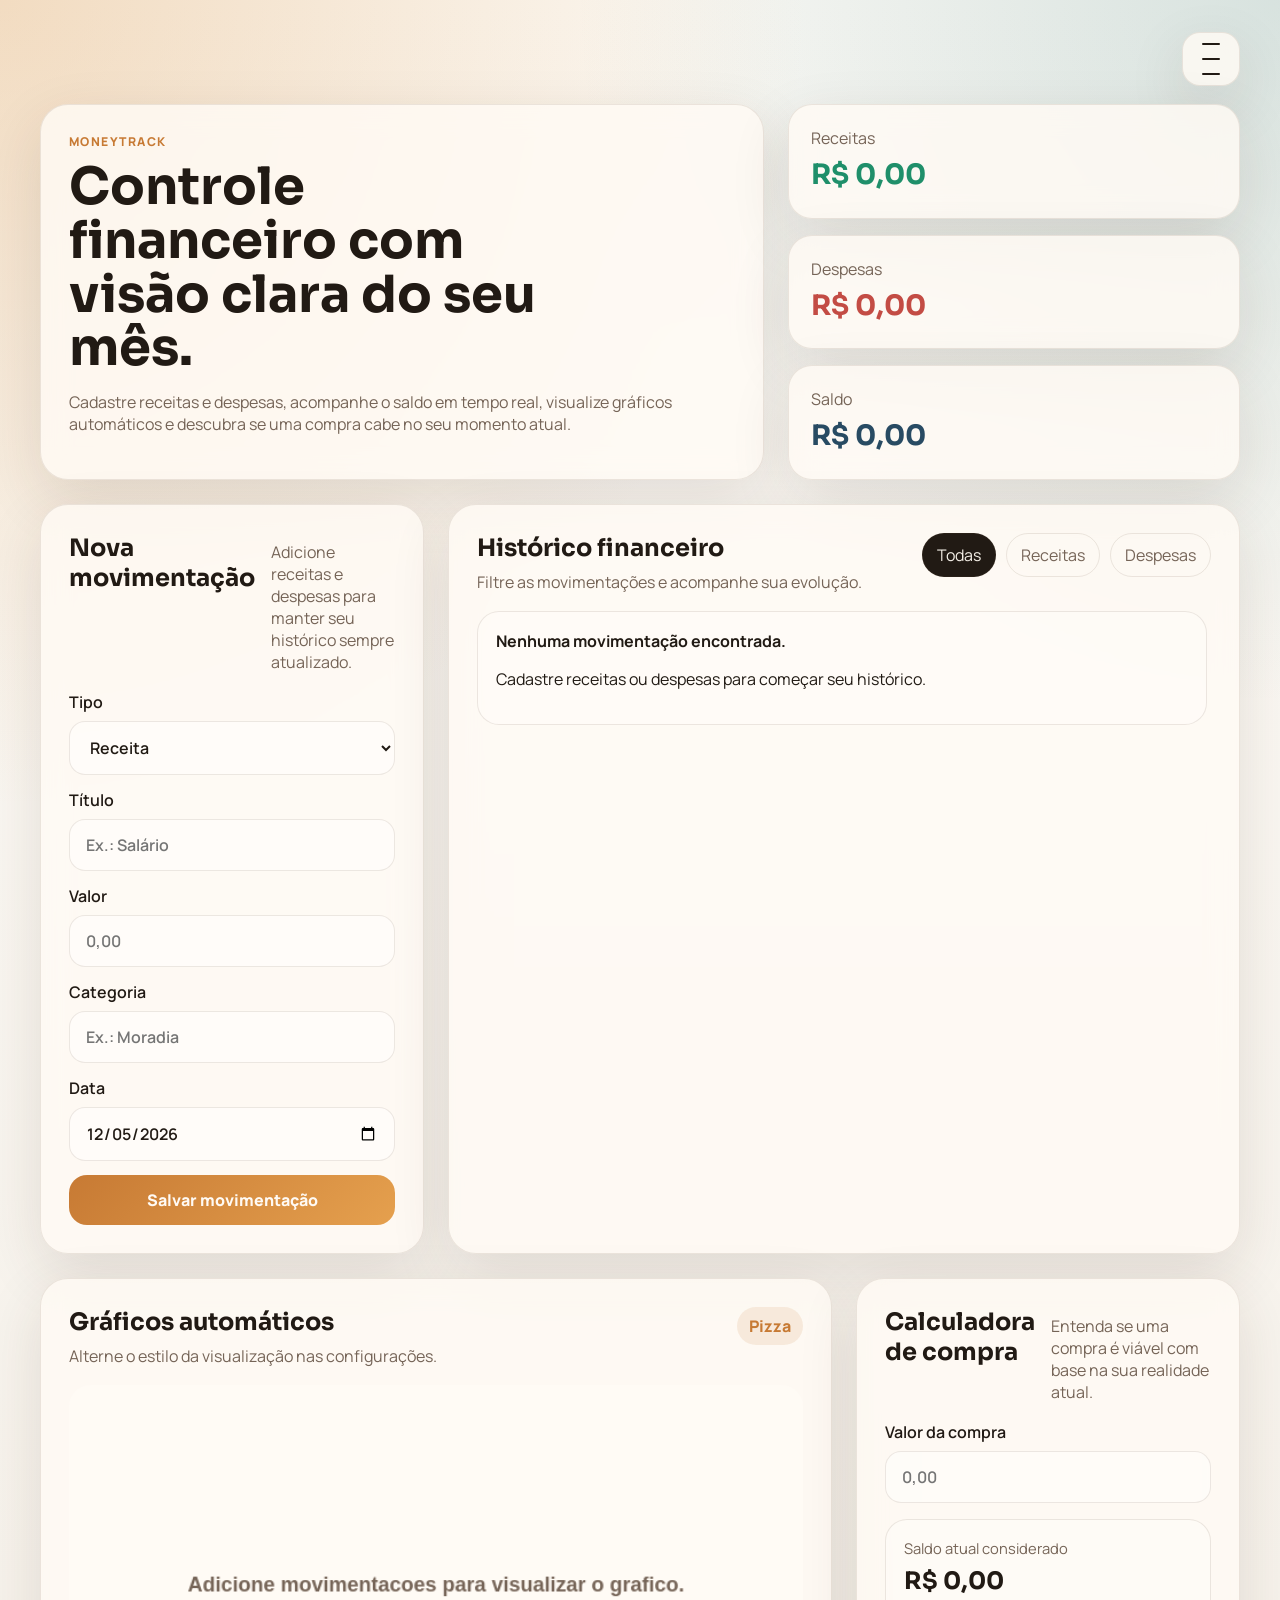
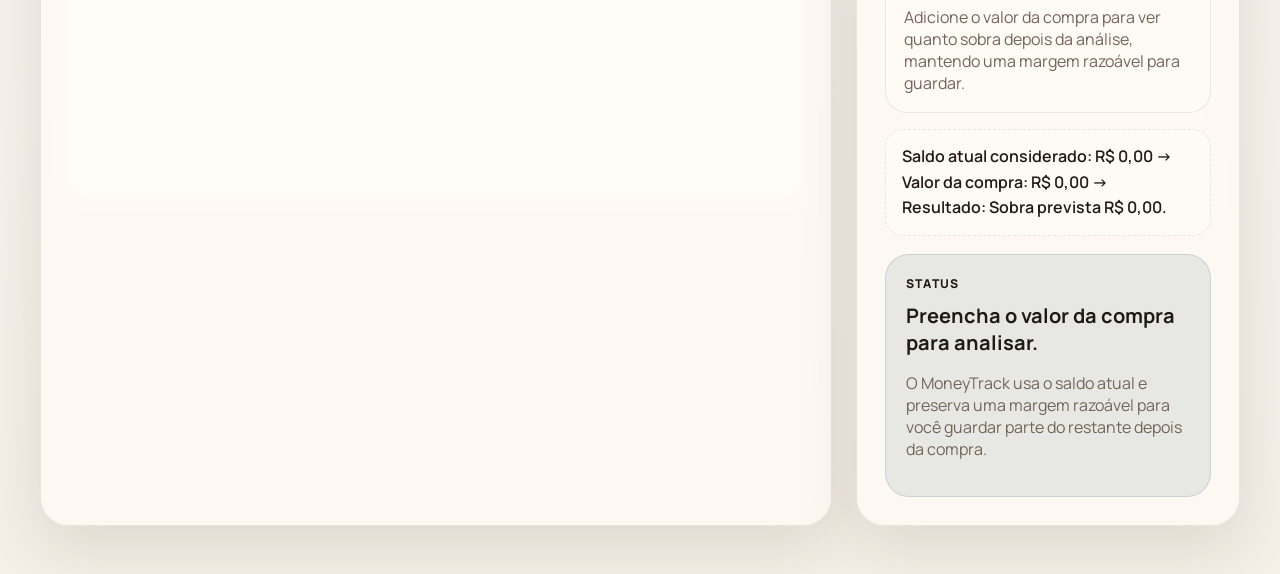
<file: index.html>
﻿<!doctype html>
<html lang="pt-BR">
  <head>
    <meta charset="UTF-8" />
    <meta name="viewport" content="width=device-width, initial-scale=1.0" />
    <title>MoneyTrack</title>
    <link rel="preconnect" href="https://fonts.googleapis.com" />
    <link rel="preconnect" href="https://fonts.gstatic.com" crossorigin />
    <link
      href="https://fonts.googleapis.com/css2?family=Manrope:wght@400;500;700;800&family=Sora:wght@500;600;700&display=swap"
      rel="stylesheet"
    />
    <link rel="stylesheet" href="style.css" />
  </head>
  <body>
    <div class="app-shell">
      <div class="topbar">
        <a
          class="menu-button"
          href="settings.html"
          aria-label="Abrir configurações"
        >
          <span></span>
          <span></span>
          <span></span>
        </a>
      </div>

      <header class="hero">
        <div class="hero__copy">
          <p class="eyebrow">MoneyTrack</p>
          <h1>Controle financeiro com visão clara do seu mês.</h1>
          <p class="hero__text">
            Cadastre receitas e despesas, acompanhe o saldo em tempo real,
            visualize gráficos automáticos e descubra se uma compra cabe no seu
            momento atual.
          </p>
        </div>
        <div class="hero__stats">
          <article class="stat-card stat-card--income">
            <span>Receitas</span>
            <strong id="incomeTotal">R$ 0,00</strong>
          </article>
          <article class="stat-card stat-card--expense">
            <span>Despesas</span>
            <strong id="expenseTotal">R$ 0,00</strong>
          </article>
          <article class="stat-card stat-card--balance">
            <span>Saldo</span>
            <strong id="balanceTotal">R$ 0,00</strong>
          </article>
        </div>
      </header>

      <main class="dashboard">
        <section class="panel panel--form">
          <div class="panel__header">
            <h2>Nova movimentação</h2>
            <p>
              Adicione receitas e despesas para manter seu histórico sempre
              atualizado.
            </p>
          </div>
          <form id="transactionForm" class="transaction-form">
            <label>
              Tipo
              <select name="type" required>
                <option value="income">Receita</option>
                <option value="expense">Despesa</option>
              </select>
            </label>
            <label>
              Título
              <input
                type="text"
                name="title"
                placeholder="Ex.: Salário"
                required
                maxlength="60"
              />
            </label>
            <label>
              Valor
              <input
                type="number"
                name="amount"
                placeholder="0,00"
                min="0.01"
                step="0.01"
                required
              />
            </label>
            <label>
              Categoria
              <input
                type="text"
                name="category"
                placeholder="Ex.: Moradia"
                required
                maxlength="40"
              />
            </label>
            <label>
              Data
              <input type="date" name="date" required />
            </label>
            <button type="submit" class="button button--primary">
              Salvar movimentação
            </button>
          </form>
        </section>

        <section class="panel panel--history">
          <div class="panel__header">
            <div>
              <h2>Histórico financeiro</h2>
              <p>Filtre as movimentações e acompanhe sua evolução.</p>
            </div>
            <div
              class="filters"
              role="group"
              aria-label="Filtros de movimentações"
            >
              <button
                class="filter-chip is-active"
                data-filter="all"
                type="button"
              >
                Todas
              </button>
              <button class="filter-chip" data-filter="income" type="button">
                Receitas
              </button>
              <button class="filter-chip" data-filter="expense" type="button">
                Despesas
              </button>
            </div>
          </div>
          <div id="historyList" class="history-list" aria-live="polite"></div>
        </section>

        <section class="panel panel--charts">
          <div class="panel__header">
            <div>
              <h2>Gráficos automáticos</h2>
              <p>Alterne o estilo da visualização nas configurações.</p>
            </div>
            <span class="chart-badge" id="chartTypeLabel">Pizza</span>
          </div>
          <canvas
            id="financeChart"
            width="640"
            height="360"
            aria-label="Gráfico financeiro"
          ></canvas>
          <div id="chartLegend" class="chart-legend"></div>
        </section>

        <section class="panel panel--calculator">
          <div class="panel__header">
            <h2>Calculadora de compra</h2>
            <p>
              Entenda se uma compra é viável com base na sua realidade atual.
            </p>
          </div>
          <form id="purchaseForm" class="purchase-form">
            <label>
              Valor da compra
              <input
                type="number"
                name="purchaseAmount"
                min="0"
                step="0.01"
                placeholder="0,00"
                required
              />
            </label>
          </form>
          <div class="calculator-insight">
            <span>Saldo atual considerado</span>
            <strong id="calculatorBalance">R$ 0,00</strong>
            <p id="calculatorProjection">
              Adicione o valor da compra para ver quanto sobra depois da
              análise, mantendo uma margem razoável para guardar.
            </p>
          </div>
          <p id="calculatorSummary" class="calculator-summary">
            Saldo atual considerado: R$ 0,00 -> Valor da compra: R$ 0,00 ->
            Resultado: Sobra prevista R$ 0,00.
          </p>
          <article
            id="purchaseResult"
            class="purchase-result purchase-result--neutral"
          >
            <span class="purchase-result__label">Status</span>
            <strong>Preencha o valor da compra para analisar.</strong>
            <p>
              O MoneyTrack usa o saldo atual e preserva uma margem razoável para
              você guardar parte do restante depois da compra.
            </p>
          </article>
        </section>
      </main>
    </div>

    <div id="toast" class="toast" role="status" aria-live="polite"></div>

    <script src="storage.js"></script>
    <script src="charts.js"></script>
    <script src="script.js"></script>
  </body>
</html>
</file>
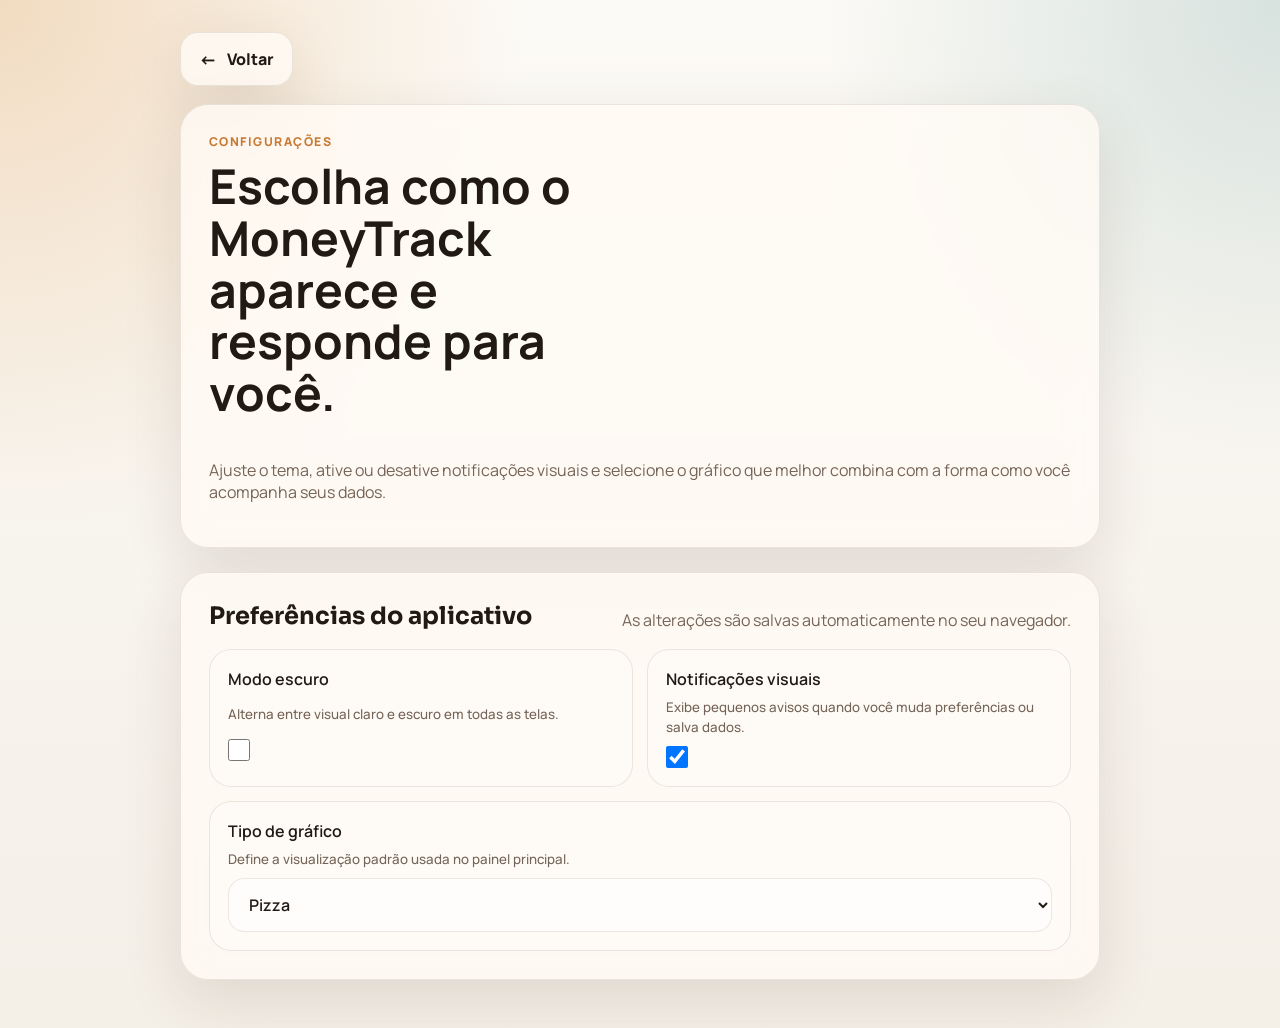
<file: settings.html>
﻿<!doctype html>
<html lang="pt-BR">
  <head>
    <meta charset="UTF-8" />
    <meta name="viewport" content="width=device-width, initial-scale=1.0" />
    <title>MoneyTrack | Configurações</title>
    <link rel="preconnect" href="https://fonts.googleapis.com" />
    <link rel="preconnect" href="https://fonts.gstatic.com" crossorigin />
    <link
      href="https://fonts.googleapis.com/css2?family=Manrope:wght@400;500;700;800&family=Sora:wght@500;600;700&display=swap"
      rel="stylesheet"
    />
    <link rel="stylesheet" href="style.css" />
  </head>
  <body data-page="settings">
    <div class="app-shell app-shell--settings">
      <div class="topbar topbar--settings">
        <a
          class="back-button"
          href="index.html"
          aria-label="Voltar para o painel"
        >
          <span class="back-button__icon">←</span>
          <span>Voltar</span>
        </a>
      </div>

      <main class="settings-page">
        <section class="panel settings-hero">
          <p class="eyebrow">Configurações</p>
          <h1>Escolha como o MoneyTrack aparece e responde para você.</h1>
          <p class="hero__text">
            Ajuste o tema, ative ou desative notificações visuais e selecione o
            gráfico que melhor combina com a forma como você acompanha seus
            dados.
          </p>
        </section>

        <section class="panel panel--settings-page">
          <div class="panel__header">
            <h2>Preferências do aplicativo</h2>
            <p>As alterações são salvas automaticamente no seu navegador.</p>
          </div>
          <div class="settings-grid settings-grid--page">
            <label class="setting-card">
              <span>Modo escuro</span>
              <small
                >Alterna entre visual claro e escuro em todas as telas.</small
              >
              <input id="themeToggle" type="checkbox" />
            </label>
            <label class="setting-card">
              <span>Notificações visuais</span>
              <small
                >Exibe pequenos avisos quando você muda preferências ou salva
                dados.</small
              >
              <input id="notificationsToggle" type="checkbox" />
            </label>
            <label class="setting-card setting-card--select">
              <span>Tipo de gráfico</span>
              <small
                >Define a visualização padrão usada no painel principal.</small
              >
              <select id="chartTypeSelect">
                <option value="pie">Pizza</option>
                <option value="bar">Barras</option>
                <option value="line">Linha</option>
              </select>
            </label>
          </div>
        </section>
      </main>
    </div>

    <div id="toast" class="toast" role="status" aria-live="polite"></div>

    <script src="storage.js"></script>
    <script src="charts.js"></script>
    <script src="script.js"></script>
  </body>
</html>
</file>
<file: style.css>
:root {
  --bg: #f4efe7;
  --bg-accent:
    radial-gradient(
      circle at top left,
      rgba(219, 150, 71, 0.3),
      transparent 32%
    ),
    radial-gradient(
      circle at top right,
      rgba(50, 119, 117, 0.18),
      transparent 28%
    ),
    linear-gradient(180deg, #fcfaf6 0%, #f4efe7 100%);
  --panel: rgba(255, 251, 245, 0.82);
  --panel-border: rgba(98, 72, 48, 0.12);
  --text: #211a14;
  --muted: #756457;
  --income: #1f8f6a;
  --expense: #c34c44;
  --balance: #284b63;
  --accent: #c77a34;
  --shadow: 0 20px 60px rgba(65, 42, 24, 0.12);
}

body[data-theme="dark"] {
  --bg: #10171c;
  --bg-accent:
    radial-gradient(
      circle at top left,
      rgba(238, 180, 89, 0.2),
      transparent 26%
    ),
    radial-gradient(
      circle at top right,
      rgba(72, 191, 169, 0.18),
      transparent 22%
    ),
    linear-gradient(180deg, #131d24 0%, #0d1419 100%);
  --panel: rgba(22, 31, 38, 0.9);
  --panel-border: rgba(178, 202, 214, 0.12);
  --text: #ecf4f2;
  --muted: #9ab1b9;
  --income: #48c49a;
  --expense: #ff7b72;
  --balance: #77b6d3;
  --accent: #f0b15d;
  --shadow: 0 26px 80px rgba(0, 0, 0, 0.35);
}

* {
  box-sizing: border-box;
}
html {
  scroll-behavior: smooth;
}
body {
  margin: 0;
  min-height: 100vh;
  background: var(--bg-accent);
  color: var(--text);
  font-family: "Manrope", sans-serif;
}
a {
  color: inherit;
  text-decoration: none;
}
button,
input,
select {
  font: inherit;
}
.app-shell {
  width: min(1200px, calc(100% - 32px));
  margin: 0 auto;
  padding: 32px 0 48px;
}
.app-shell--settings {
  max-width: 920px;
}
.topbar {
  display: flex;
  justify-content: flex-end;
  margin-bottom: 18px;
}
.topbar--settings {
  justify-content: flex-start;
}
.menu-button,
.back-button {
  display: inline-flex;
  align-items: center;
  gap: 10px;
  min-height: 54px;
  padding: 0 18px;
  border-radius: 18px;
  background: var(--panel);
  border: 1px solid var(--panel-border);
  box-shadow: var(--shadow);
  backdrop-filter: blur(14px);
  font-weight: 800;
}
.menu-button {
  flex-direction: column;
  width: 58px;
  justify-content: center;
  padding: 0;
}
.menu-button span {
  display: block;
  width: 18px;
  height: 2px;
  border-radius: 999px;
  background: var(--text);
}
.menu-button span + span {
  margin-top: 3px;
}
.back-button__icon {
  font-size: 1.1rem;
}
.hero {
  display: grid;
  grid-template-columns: 1.6fr 1fr;
  gap: 24px;
  margin-bottom: 24px;
}
.hero__copy,
.panel,
.stat-card {
  background: var(--panel);
  backdrop-filter: blur(14px);
  border: 1px solid var(--panel-border);
  box-shadow: var(--shadow);
}
.hero__copy,
.panel {
  border-radius: 28px;
  padding: 28px;
}
.eyebrow {
  margin: 0 0 10px;
  color: var(--accent);
  font-weight: 800;
  letter-spacing: 0.12em;
  text-transform: uppercase;
  font-size: 0.76rem;
}
.hero h1,
.panel h2 {
  margin: 0;
  font-family: "Sora", sans-serif;
}
.hero h1 {
  font-size: clamp(2rem, 4vw, 3.6rem);
  line-height: 1.05;
  max-width: 12ch;
}
.hero__text,
.panel__header p,
.purchase-result p {
  color: var(--muted);
}
.hero__stats {
  display: grid;
  gap: 16px;
}
.stat-card {
  border-radius: 24px;
  padding: 22px;
}
.stat-card span {
  display: block;
  margin-bottom: 8px;
  color: var(--muted);
}
.stat-card strong {
  font-size: 1.75rem;
  font-family: "Sora", sans-serif;
}
.stat-card--income strong {
  color: var(--income);
}
.stat-card--expense strong {
  color: var(--expense);
}
.stat-card--balance strong {
  color: var(--balance);
}
.dashboard {
  display: grid;
  grid-template-columns: repeat(12, 1fr);
  gap: 24px;
}
.panel--form,
.panel--calculator,
.panel--settings {
  grid-column: span 4;
}
.panel--history,
.panel--charts {
  grid-column: span 8;
}
.settings-page {
  display: grid;
  gap: 24px;
}
.settings-hero h1 {
  margin-top: 0;
  font-size: clamp(2rem, 4vw, 3rem);
  line-height: 1.08;
  max-width: 14ch;
}
.panel__header {
  display: flex;
  justify-content: space-between;
  gap: 16px;
  align-items: flex-start;
  margin-bottom: 18px;
}
.panel__header p {
  margin: 8px 0 0;
}
.transaction-form,
.purchase-form,
.settings-grid {
  display: grid;
  gap: 14px;
}
.transaction-form label,
.purchase-form label,
.setting-card {
  display: grid;
  gap: 8px;
  font-weight: 600;
}
input,
select {
  width: 100%;
  border: 1px solid var(--panel-border);
  border-radius: 16px;
  background: rgba(255, 255, 255, 0.46);
  color: var(--text);
  padding: 14px 16px;
  outline: none;
  transition:
    border-color 160ms ease,
    transform 160ms ease,
    background 160ms ease;
}
body[data-theme="dark"] input,
body[data-theme="dark"] select {
  background: rgba(255, 255, 255, 0.04);
}
body[data-theme="dark"] select option {
  background: #162028;
  color: #ecf4f2;
}
input:focus,
select:focus {
  border-color: var(--accent);
  transform: translateY(-1px);
}
.button {
  border: 0;
  border-radius: 18px;
  padding: 14px 18px;
  font-weight: 800;
  cursor: pointer;
}
.button--primary {
  background: linear-gradient(135deg, var(--accent), #e5a04e);
  color: #fffaf4;
}
.filters {
  display: flex;
  flex-wrap: wrap;
  gap: 10px;
}
.filter-chip {
  border: 1px solid var(--panel-border);
  background: transparent;
  color: var(--muted);
  padding: 10px 14px;
  border-radius: 999px;
  cursor: pointer;
}
.filter-chip.is-active {
  background: var(--text);
  color: var(--bg);
}
.history-list {
  display: grid;
  gap: 12px;
  max-height: 480px;
  overflow: auto;
  padding-right: 4px;
}
.history-item,
.history-empty {
  border: 1px solid var(--panel-border);
  border-radius: 22px;
  padding: 18px;
  background: rgba(255, 255, 255, 0.3);
}
body[data-theme="dark"] .history-item,
body[data-theme="dark"] .history-empty {
  background: rgba(255, 255, 255, 0.02);
}
.history-item {
  display: grid;
  grid-template-columns: 1fr auto;
  gap: 10px 16px;
}
.history-item__title {
  margin: 0;
  font-weight: 800;
}
.history-item__meta,
.history-item__date {
  margin: 0;
  color: var(--muted);
}
.history-item__amount {
  font-family: "Sora", sans-serif;
  font-weight: 700;
  align-self: center;
}
.history-item__amount--income {
  color: var(--income);
}
.history-item__amount--expense {
  color: var(--expense);
}
.chart-badge {
  display: inline-flex;
  align-items: center;
  padding: 8px 12px;
  border-radius: 999px;
  background: rgba(199, 122, 52, 0.12);
  color: var(--accent);
  font-weight: 800;
}
#financeChart {
  width: 100%;
  height: auto;
  border-radius: 22px;
  background: rgba(255, 255, 255, 0.25);
}
.chart-legend {
  display: flex;
  flex-wrap: wrap;
  gap: 12px;
  margin-top: 16px;
}
.legend-item {
  display: inline-flex;
  align-items: center;
  gap: 8px;
  color: var(--muted);
}
.legend-color {
  width: 12px;
  height: 12px;
  border-radius: 50%;
}
.calculator-insight {
  margin-top: 16px;
  padding: 18px;
  border-radius: 22px;
  border: 1px solid var(--panel-border);
  background: rgba(255, 255, 255, 0.24);
}
.calculator-insight span,
.calculator-insight p {
  color: var(--muted);
}
.calculator-insight span {
  display: block;
  margin-bottom: 8px;
  font-size: 0.92rem;
}
.calculator-insight strong {
  display: block;
  font-family: "Sora", sans-serif;
  font-size: 1.5rem;
}
.calculator-insight p {
  margin: 10px 0 0;
}
.calculator-summary {
  margin: 16px 0 0;
  padding: 14px 16px;
  border-radius: 18px;
  border: 1px dashed var(--panel-border);
  background: rgba(255, 255, 255, 0.18);
  color: var(--text);
  font-weight: 600;
  line-height: 1.6;
}
.purchase-result {
  margin-top: 18px;
  padding: 20px;
  border-radius: 24px;
  border: 1px solid transparent;
}
.purchase-result__label {
  display: block;
  margin-bottom: 10px;
  text-transform: uppercase;
  letter-spacing: 0.1em;
  font-size: 0.76rem;
  font-weight: 800;
}
.purchase-result strong {
  display: block;
  font-size: 1.25rem;
  margin-bottom: 10px;
}
.purchase-result--neutral {
  background: rgba(67, 104, 127, 0.12);
  border-color: rgba(67, 104, 127, 0.18);
}
.purchase-result--safe {
  background: rgba(31, 143, 106, 0.14);
  border-color: rgba(31, 143, 106, 0.25);
}
.purchase-result--warning {
  background: rgba(230, 168, 65, 0.16);
  border-color: rgba(230, 168, 65, 0.26);
}
.purchase-result--danger {
  background: rgba(195, 76, 68, 0.14);
  border-color: rgba(195, 76, 68, 0.24);
}
.settings-grid {
  grid-template-columns: repeat(2, minmax(0, 1fr));
}
.setting-card {
  padding: 18px;
  border-radius: 22px;
  border: 1px solid var(--panel-border);
  background: rgba(255, 255, 255, 0.22);
}
.setting-card small {
  color: var(--muted);
  font-weight: 500;
  line-height: 1.5;
}
.setting-card input[type="checkbox"] {
  width: 22px;
  height: 22px;
  margin: 0;
}
.setting-card--select {
  grid-column: 1 / -1;
}
.toast {
  position: fixed;
  right: 20px;
  bottom: 20px;
  padding: 14px 16px;
  border-radius: 16px;
  color: #fff8f0;
  background: rgba(33, 26, 20, 0.9);
  transform: translateY(24px);
  opacity: 0;
  pointer-events: none;
  transition:
    opacity 180ms ease,
    transform 180ms ease;
}
.toast.is-visible {
  transform: translateY(0);
  opacity: 1;
}
@media (max-width: 980px) {
  .hero,
  .dashboard {
    grid-template-columns: 1fr;
  }
  .panel--form,
  .panel--calculator,
  .panel--settings,
  .panel--history,
  .panel--charts {
    grid-column: auto;
  }
}
@media (max-width: 640px) {
  .app-shell {
    width: min(100% - 20px, 100%);
    padding-top: 20px;
  }
  .hero__copy,
  .panel {
    padding: 20px;
    border-radius: 24px;
  }
  .panel__header {
    flex-direction: column;
  }
  .settings-grid {
    grid-template-columns: 1fr;
  }
  .history-item {
    grid-template-columns: 1fr;
  }
  .menu-button,
  .back-button {
    min-height: 50px;
  }
}
</file>
